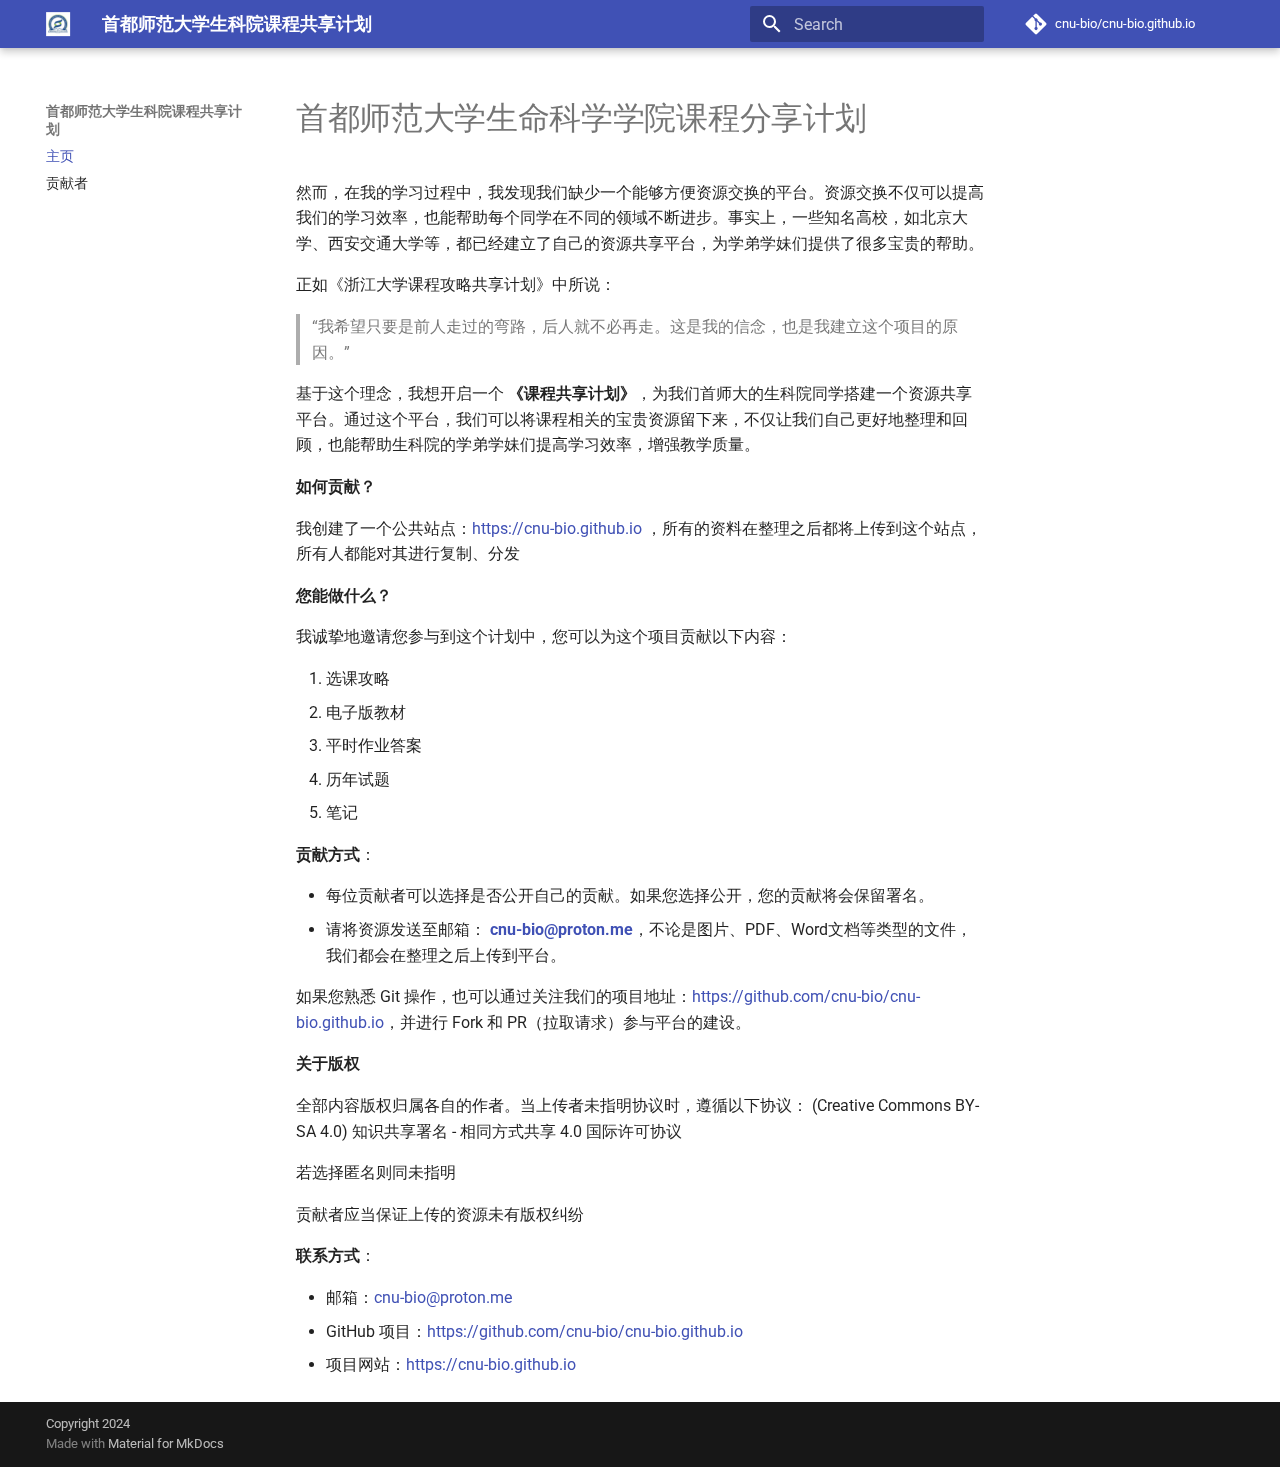
<file: index.html>
<!doctype html><html lang=en class=no-js> <head><meta charset=utf-8><meta name=viewport content="width=device-width,initial-scale=1"><meta name=description content=首都师范大学生科院课程共享计划><meta name=author content=CNU-Bio><link href=Contributors/ rel=next><link rel=icon href=assets/logo.jpg><meta name=generator content="mkdocs-1.6.1, mkdocs-material-9.5.47"><title>首都师范大学生科院课程共享计划</title><link rel=stylesheet href=assets/stylesheets/main.6f8fc17f.min.css><link rel=stylesheet href=assets/stylesheets/palette.06af60db.min.css><link rel=preconnect href=https://fonts.gstatic.com crossorigin><link rel=stylesheet href="https://fonts.googleapis.com/css?family=Roboto:300,300i,400,400i,700,700i%7CRoboto+Mono:400,400i,700,700i&display=fallback"><style>:root{--md-text-font:"Roboto";--md-code-font:"Roboto Mono"}</style><script>__md_scope=new URL(".",location),__md_hash=e=>[...e].reduce(((e,_)=>(e<<5)-e+_.charCodeAt(0)),0),__md_get=(e,_=localStorage,t=__md_scope)=>JSON.parse(_.getItem(t.pathname+"."+e)),__md_set=(e,_,t=localStorage,a=__md_scope)=>{try{t.setItem(a.pathname+"."+e,JSON.stringify(_))}catch(e){}}</script></head> <body dir=ltr data-md-color-scheme=light data-md-color-primary=indigo data-md-color-accent=blue> <input class=md-toggle data-md-toggle=drawer type=checkbox id=__drawer autocomplete=off> <input class=md-toggle data-md-toggle=search type=checkbox id=__search autocomplete=off> <label class=md-overlay for=__drawer></label> <div data-md-component=skip> <a href=#_1 class=md-skip> Skip to content </a> </div> <div data-md-component=announce> </div> <header class="md-header md-header--shadow" data-md-component=header> <nav class="md-header__inner md-grid" aria-label=Header> <a href=. title=首都师范大学生科院课程共享计划 class="md-header__button md-logo" aria-label=首都师范大学生科院课程共享计划 data-md-component=logo> <img src=assets/logo.jpg alt=logo> </a> <label class="md-header__button md-icon" for=__drawer> <svg xmlns=http://www.w3.org/2000/svg viewbox="0 0 24 24"><path d="M3 6h18v2H3zm0 5h18v2H3zm0 5h18v2H3z"/></svg> </label> <div class=md-header__title data-md-component=header-title> <div class=md-header__ellipsis> <div class=md-header__topic> <span class=md-ellipsis> 首都师范大学生科院课程共享计划 </span> </div> <div class=md-header__topic data-md-component=header-topic> <span class=md-ellipsis> 主页 </span> </div> </div> </div> <label class="md-header__button md-icon" for=__search> <svg xmlns=http://www.w3.org/2000/svg viewbox="0 0 24 24"><path d="M9.5 3A6.5 6.5 0 0 1 16 9.5c0 1.61-.59 3.09-1.56 4.23l.27.27h.79l5 5-1.5 1.5-5-5v-.79l-.27-.27A6.52 6.52 0 0 1 9.5 16 6.5 6.5 0 0 1 3 9.5 6.5 6.5 0 0 1 9.5 3m0 2C7 5 5 7 5 9.5S7 14 9.5 14 14 12 14 9.5 12 5 9.5 5"/></svg> </label> <div class=md-search data-md-component=search role=dialog> <label class=md-search__overlay for=__search></label> <div class=md-search__inner role=search> <form class=md-search__form name=search> <input type=text class=md-search__input name=query aria-label=Search placeholder=Search autocapitalize=off autocorrect=off autocomplete=off spellcheck=false data-md-component=search-query required> <label class="md-search__icon md-icon" for=__search> <svg xmlns=http://www.w3.org/2000/svg viewbox="0 0 24 24"><path d="M9.5 3A6.5 6.5 0 0 1 16 9.5c0 1.61-.59 3.09-1.56 4.23l.27.27h.79l5 5-1.5 1.5-5-5v-.79l-.27-.27A6.52 6.52 0 0 1 9.5 16 6.5 6.5 0 0 1 3 9.5 6.5 6.5 0 0 1 9.5 3m0 2C7 5 5 7 5 9.5S7 14 9.5 14 14 12 14 9.5 12 5 9.5 5"/></svg> <svg xmlns=http://www.w3.org/2000/svg viewbox="0 0 24 24"><path d="M20 11v2H8l5.5 5.5-1.42 1.42L4.16 12l7.92-7.92L13.5 5.5 8 11z"/></svg> </label> <nav class=md-search__options aria-label=Search> <button type=reset class="md-search__icon md-icon" title=Clear aria-label=Clear tabindex=-1> <svg xmlns=http://www.w3.org/2000/svg viewbox="0 0 24 24"><path d="M19 6.41 17.59 5 12 10.59 6.41 5 5 6.41 10.59 12 5 17.59 6.41 19 12 13.41 17.59 19 19 17.59 13.41 12z"/></svg> </button> </nav> </form> <div class=md-search__output> <div class=md-search__scrollwrap tabindex=0 data-md-scrollfix> <div class=md-search-result data-md-component=search-result> <div class=md-search-result__meta> Initializing search </div> <ol class=md-search-result__list role=presentation></ol> </div> </div> </div> </div> </div> <div class=md-header__source> <a href=https://github.com/cnu-bio/cnu-bio.github.io title="Go to repository" class=md-source data-md-component=source> <div class="md-source__icon md-icon"> <svg xmlns=http://www.w3.org/2000/svg viewbox="0 0 448 512"><!-- Font Awesome Free 6.7.1 by @fontawesome - https://fontawesome.com License - https://fontawesome.com/license/free (Icons: CC BY 4.0, Fonts: SIL OFL 1.1, Code: MIT License) Copyright 2024 Fonticons, Inc.--><path d="M439.55 236.05 244 40.45a28.87 28.87 0 0 0-40.81 0l-40.66 40.63 51.52 51.52c27.06-9.14 52.68 16.77 43.39 43.68l49.66 49.66c34.23-11.8 61.18 31 35.47 56.69-26.49 26.49-70.21-2.87-56-37.34L240.22 199v121.85c25.3 12.54 22.26 41.85 9.08 55a34.34 34.34 0 0 1-48.55 0c-17.57-17.6-11.07-46.91 11.25-56v-123c-20.8-8.51-24.6-30.74-18.64-45L142.57 101 8.45 235.14a28.86 28.86 0 0 0 0 40.81l195.61 195.6a28.86 28.86 0 0 0 40.8 0l194.69-194.69a28.86 28.86 0 0 0 0-40.81"/></svg> </div> <div class=md-source__repository> cnu-bio/cnu-bio.github.io </div> </a> </div> </nav> </header> <div class=md-container data-md-component=container> <main class=md-main data-md-component=main> <div class="md-main__inner md-grid"> <div class="md-sidebar md-sidebar--primary" data-md-component=sidebar data-md-type=navigation> <div class=md-sidebar__scrollwrap> <div class=md-sidebar__inner> <nav class="md-nav md-nav--primary" aria-label=Navigation data-md-level=0> <label class=md-nav__title for=__drawer> <a href=. title=首都师范大学生科院课程共享计划 class="md-nav__button md-logo" aria-label=首都师范大学生科院课程共享计划 data-md-component=logo> <img src=assets/logo.jpg alt=logo> </a> 首都师范大学生科院课程共享计划 </label> <div class=md-nav__source> <a href=https://github.com/cnu-bio/cnu-bio.github.io title="Go to repository" class=md-source data-md-component=source> <div class="md-source__icon md-icon"> <svg xmlns=http://www.w3.org/2000/svg viewbox="0 0 448 512"><!-- Font Awesome Free 6.7.1 by @fontawesome - https://fontawesome.com License - https://fontawesome.com/license/free (Icons: CC BY 4.0, Fonts: SIL OFL 1.1, Code: MIT License) Copyright 2024 Fonticons, Inc.--><path d="M439.55 236.05 244 40.45a28.87 28.87 0 0 0-40.81 0l-40.66 40.63 51.52 51.52c27.06-9.14 52.68 16.77 43.39 43.68l49.66 49.66c34.23-11.8 61.18 31 35.47 56.69-26.49 26.49-70.21-2.87-56-37.34L240.22 199v121.85c25.3 12.54 22.26 41.85 9.08 55a34.34 34.34 0 0 1-48.55 0c-17.57-17.6-11.07-46.91 11.25-56v-123c-20.8-8.51-24.6-30.74-18.64-45L142.57 101 8.45 235.14a28.86 28.86 0 0 0 0 40.81l195.61 195.6a28.86 28.86 0 0 0 40.8 0l194.69-194.69a28.86 28.86 0 0 0 0-40.81"/></svg> </div> <div class=md-source__repository> cnu-bio/cnu-bio.github.io </div> </a> </div> <ul class=md-nav__list data-md-scrollfix> <li class="md-nav__item md-nav__item--active"> <input class="md-nav__toggle md-toggle" type=checkbox id=__toc> <a href=. class="md-nav__link md-nav__link--active"> <span class=md-ellipsis> 主页 </span> </a> </li> <li class=md-nav__item> <a href=Contributors/ class=md-nav__link> <span class=md-ellipsis> 贡献者 </span> </a> </li> </ul> </nav> </div> </div> </div> <div class="md-sidebar md-sidebar--secondary" data-md-component=sidebar data-md-type=toc> <div class=md-sidebar__scrollwrap> <div class=md-sidebar__inner> <nav class="md-nav md-nav--secondary" aria-label="Table of contents"> </nav> </div> </div> </div> <div class=md-content data-md-component=content> <article class="md-content__inner md-typeset"> <h1 id=_1>首都师范大学生命科学学院课程分享计划<a class=headerlink href=#_1 title="Permanent link">&para;</a></h1> <p>然而，在我的学习过程中，我发现我们缺少一个能够方便资源交换的平台。资源交换不仅可以提高我们的学习效率，也能帮助每个同学在不同的领域不断进步。事实上，一些知名高校，如北京大学、西安交通大学等，都已经建立了自己的资源共享平台，为学弟学妹们提供了很多宝贵的帮助。</p> <p>正如《浙江大学课程攻略共享计划》中所说：</p> <blockquote> <p>“我希望只要是前人走过的弯路，后人就不必再走。这是我的信念，也是我建立这个项目的原因。”</p> </blockquote> <p>基于这个理念，我想开启一个 <strong>《课程共享计划》</strong>，为我们首师大的生科院同学搭建一个资源共享平台。通过这个平台，我们可以将课程相关的宝贵资源留下来，不仅让我们自己更好地整理和回顾，也能帮助生科院的学弟学妹们提高学习效率，增强教学质量。</p> <p><strong>如何贡献？</strong></p> <p>我创建了一个公共站点：<a href=https://cnu-bio.github.io>https://cnu-bio.github.io</a> ，所有的资料在整理之后都将上传到这个站点，所有人都能对其进行复制、分发</p> <p><strong>您能做什么？</strong></p> <p>我诚挚地邀请您参与到这个计划中，您可以为这个项目贡献以下内容：</p> <ol> <li>选课攻略</li> <li>电子版教材</li> <li>平时作业答案</li> <li>历年试题</li> <li>笔记</li> </ol> <p><strong>贡献方式</strong>：</p> <ul> <li>每位贡献者可以选择是否公开自己的贡献。如果您选择公开，您的贡献将会保留署名。</li> <li>请将资源发送至邮箱： <strong><a href=mailto:cnu-bio@proton.me>&#99;&#110;&#117;&#45;&#98;&#105;&#111;&#64;&#112;&#114;&#111;&#116;&#111;&#110;&#46;&#109;&#101;</a></strong>，不论是图片、PDF、Word文档等类型的文件，我们都会在整理之后上传到平台。</li> </ul> <p>如果您熟悉 Git 操作，也可以通过关注我们的项目地址：<a href=https://github.com/cnu-bio/cnu-bio.github.io>https://github.com/cnu-bio/cnu-bio.github.io</a>，并进行 Fork 和 PR（拉取请求）参与平台的建设。</p> <p><strong>关于版权</strong></p> <p>全部内容版权归属各自的作者。当上传者未指明协议时，遵循以下协议： (Creative Commons BY-SA 4.0) 知识共享署名 - 相同方式共享 4.0 国际许可协议</p> <p>若选择匿名则同未指明</p> <p>贡献者应当保证上传的资源未有版权纠纷</p> <p><strong>联系方式</strong>：</p> <ul> <li>邮箱：<a href=mailto:cnu-bio@proton.me>&#99;&#110;&#117;&#45;&#98;&#105;&#111;&#64;&#112;&#114;&#111;&#116;&#111;&#110;&#46;&#109;&#101;</a></li> <li>GitHub 项目：<a href=https://github.com/cnu-bio/cnu-bio.github.io>https://github.com/cnu-bio/cnu-bio.github.io</a></li> <li>项目网站：<a href=https://cnu-bio.github.io>https://cnu-bio.github.io</a></li> </ul> </article> </div> <script>var target=document.getElementById(location.hash.slice(1));target&&target.name&&(target.checked=target.name.startsWith("__tabbed_"))</script> </div> </main> <footer class=md-footer> <div class="md-footer-meta md-typeset"> <div class="md-footer-meta__inner md-grid"> <div class=md-copyright> <div class=md-copyright__highlight> Copyright 2024 </div> Made with <a href=https://squidfunk.github.io/mkdocs-material/ target=_blank rel=noopener> Material for MkDocs </a> </div> </div> </div> </footer> </div> <div class=md-dialog data-md-component=dialog> <div class="md-dialog__inner md-typeset"></div> </div> <script id=__config type=application/json>{"base": ".", "features": [], "search": "assets/javascripts/workers/search.6ce7567c.min.js", "translations": {"clipboard.copied": "Copied to clipboard", "clipboard.copy": "Copy to clipboard", "search.result.more.one": "1 more on this page", "search.result.more.other": "# more on this page", "search.result.none": "No matching documents", "search.result.one": "1 matching document", "search.result.other": "# matching documents", "search.result.placeholder": "Type to start searching", "search.result.term.missing": "Missing", "select.version": "Select version"}}</script> <script src=assets/javascripts/bundle.83f73b43.min.js></script> </body> </html>
</file>
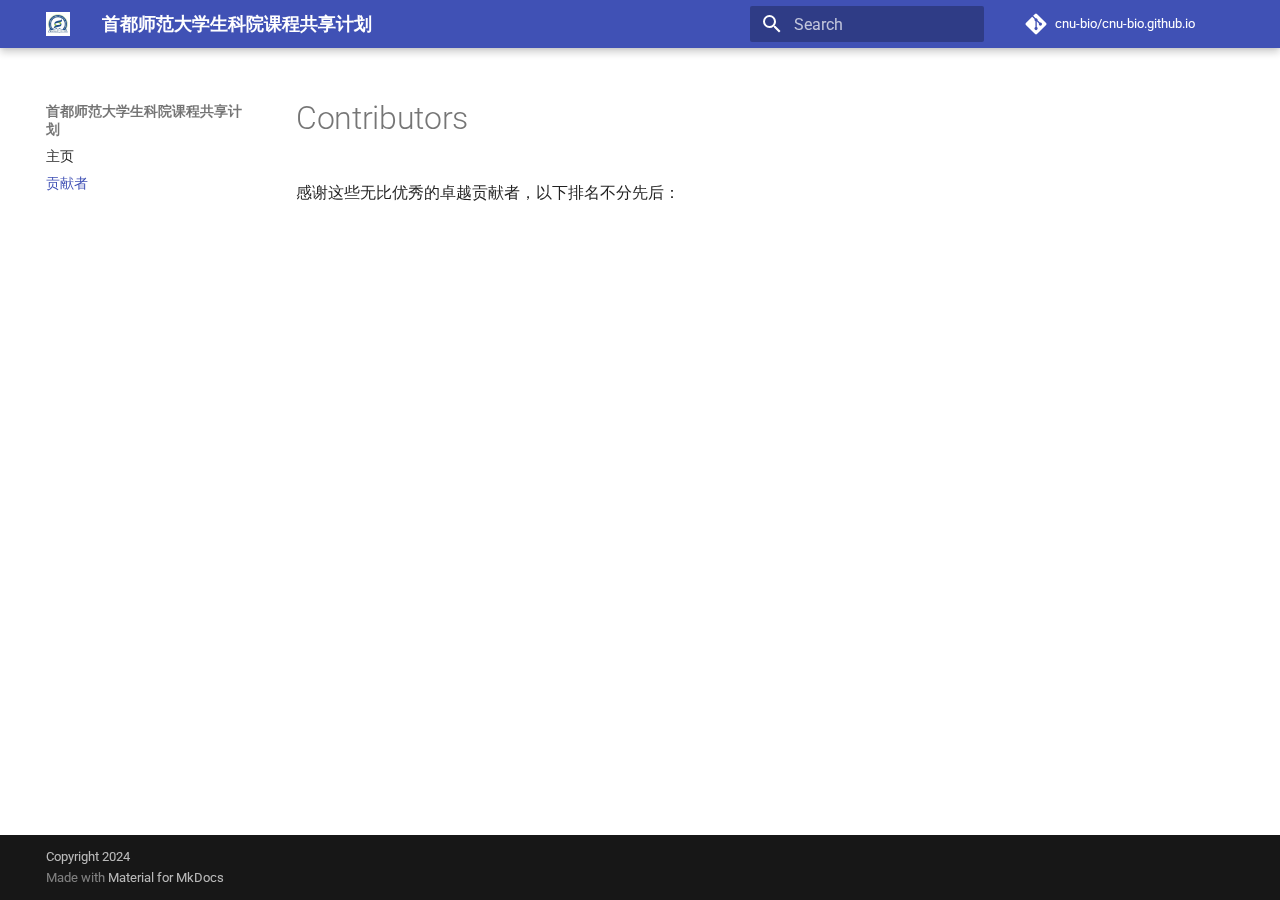
<file: Contributors/index.html>
<!doctype html><html lang=en class=no-js> <head><meta charset=utf-8><meta name=viewport content="width=device-width,initial-scale=1"><meta name=description content=首都师范大学生科院课程共享计划><meta name=author content=CNU-Bio><link rel=prev href=..><link rel=icon href=../assets/logo.jpg><meta name=generator content="mkdocs-1.6.1, mkdocs-material-9.5.47"><title>贡献者 - 首都师范大学生科院课程共享计划</title><link rel=stylesheet href=../assets/stylesheets/main.6f8fc17f.min.css><link rel=stylesheet href=../assets/stylesheets/palette.06af60db.min.css><link rel=preconnect href=https://fonts.gstatic.com crossorigin><link rel=stylesheet href="https://fonts.googleapis.com/css?family=Roboto:300,300i,400,400i,700,700i%7CRoboto+Mono:400,400i,700,700i&display=fallback"><style>:root{--md-text-font:"Roboto";--md-code-font:"Roboto Mono"}</style><script>__md_scope=new URL("..",location),__md_hash=e=>[...e].reduce(((e,_)=>(e<<5)-e+_.charCodeAt(0)),0),__md_get=(e,_=localStorage,t=__md_scope)=>JSON.parse(_.getItem(t.pathname+"."+e)),__md_set=(e,_,t=localStorage,a=__md_scope)=>{try{t.setItem(a.pathname+"."+e,JSON.stringify(_))}catch(e){}}</script></head> <body dir=ltr data-md-color-scheme=light data-md-color-primary=indigo data-md-color-accent=blue> <input class=md-toggle data-md-toggle=drawer type=checkbox id=__drawer autocomplete=off> <input class=md-toggle data-md-toggle=search type=checkbox id=__search autocomplete=off> <label class=md-overlay for=__drawer></label> <div data-md-component=skip> <a href=#contributors class=md-skip> Skip to content </a> </div> <div data-md-component=announce> </div> <header class="md-header md-header--shadow" data-md-component=header> <nav class="md-header__inner md-grid" aria-label=Header> <a href=.. title=首都师范大学生科院课程共享计划 class="md-header__button md-logo" aria-label=首都师范大学生科院课程共享计划 data-md-component=logo> <img src=../assets/logo.jpg alt=logo> </a> <label class="md-header__button md-icon" for=__drawer> <svg xmlns=http://www.w3.org/2000/svg viewbox="0 0 24 24"><path d="M3 6h18v2H3zm0 5h18v2H3zm0 5h18v2H3z"/></svg> </label> <div class=md-header__title data-md-component=header-title> <div class=md-header__ellipsis> <div class=md-header__topic> <span class=md-ellipsis> 首都师范大学生科院课程共享计划 </span> </div> <div class=md-header__topic data-md-component=header-topic> <span class=md-ellipsis> 贡献者 </span> </div> </div> </div> <label class="md-header__button md-icon" for=__search> <svg xmlns=http://www.w3.org/2000/svg viewbox="0 0 24 24"><path d="M9.5 3A6.5 6.5 0 0 1 16 9.5c0 1.61-.59 3.09-1.56 4.23l.27.27h.79l5 5-1.5 1.5-5-5v-.79l-.27-.27A6.52 6.52 0 0 1 9.5 16 6.5 6.5 0 0 1 3 9.5 6.5 6.5 0 0 1 9.5 3m0 2C7 5 5 7 5 9.5S7 14 9.5 14 14 12 14 9.5 12 5 9.5 5"/></svg> </label> <div class=md-search data-md-component=search role=dialog> <label class=md-search__overlay for=__search></label> <div class=md-search__inner role=search> <form class=md-search__form name=search> <input type=text class=md-search__input name=query aria-label=Search placeholder=Search autocapitalize=off autocorrect=off autocomplete=off spellcheck=false data-md-component=search-query required> <label class="md-search__icon md-icon" for=__search> <svg xmlns=http://www.w3.org/2000/svg viewbox="0 0 24 24"><path d="M9.5 3A6.5 6.5 0 0 1 16 9.5c0 1.61-.59 3.09-1.56 4.23l.27.27h.79l5 5-1.5 1.5-5-5v-.79l-.27-.27A6.52 6.52 0 0 1 9.5 16 6.5 6.5 0 0 1 3 9.5 6.5 6.5 0 0 1 9.5 3m0 2C7 5 5 7 5 9.5S7 14 9.5 14 14 12 14 9.5 12 5 9.5 5"/></svg> <svg xmlns=http://www.w3.org/2000/svg viewbox="0 0 24 24"><path d="M20 11v2H8l5.5 5.5-1.42 1.42L4.16 12l7.92-7.92L13.5 5.5 8 11z"/></svg> </label> <nav class=md-search__options aria-label=Search> <button type=reset class="md-search__icon md-icon" title=Clear aria-label=Clear tabindex=-1> <svg xmlns=http://www.w3.org/2000/svg viewbox="0 0 24 24"><path d="M19 6.41 17.59 5 12 10.59 6.41 5 5 6.41 10.59 12 5 17.59 6.41 19 12 13.41 17.59 19 19 17.59 13.41 12z"/></svg> </button> </nav> </form> <div class=md-search__output> <div class=md-search__scrollwrap tabindex=0 data-md-scrollfix> <div class=md-search-result data-md-component=search-result> <div class=md-search-result__meta> Initializing search </div> <ol class=md-search-result__list role=presentation></ol> </div> </div> </div> </div> </div> <div class=md-header__source> <a href=https://github.com/cnu-bio/cnu-bio.github.io title="Go to repository" class=md-source data-md-component=source> <div class="md-source__icon md-icon"> <svg xmlns=http://www.w3.org/2000/svg viewbox="0 0 448 512"><!-- Font Awesome Free 6.7.1 by @fontawesome - https://fontawesome.com License - https://fontawesome.com/license/free (Icons: CC BY 4.0, Fonts: SIL OFL 1.1, Code: MIT License) Copyright 2024 Fonticons, Inc.--><path d="M439.55 236.05 244 40.45a28.87 28.87 0 0 0-40.81 0l-40.66 40.63 51.52 51.52c27.06-9.14 52.68 16.77 43.39 43.68l49.66 49.66c34.23-11.8 61.18 31 35.47 56.69-26.49 26.49-70.21-2.87-56-37.34L240.22 199v121.85c25.3 12.54 22.26 41.85 9.08 55a34.34 34.34 0 0 1-48.55 0c-17.57-17.6-11.07-46.91 11.25-56v-123c-20.8-8.51-24.6-30.74-18.64-45L142.57 101 8.45 235.14a28.86 28.86 0 0 0 0 40.81l195.61 195.6a28.86 28.86 0 0 0 40.8 0l194.69-194.69a28.86 28.86 0 0 0 0-40.81"/></svg> </div> <div class=md-source__repository> cnu-bio/cnu-bio.github.io </div> </a> </div> </nav> </header> <div class=md-container data-md-component=container> <main class=md-main data-md-component=main> <div class="md-main__inner md-grid"> <div class="md-sidebar md-sidebar--primary" data-md-component=sidebar data-md-type=navigation> <div class=md-sidebar__scrollwrap> <div class=md-sidebar__inner> <nav class="md-nav md-nav--primary" aria-label=Navigation data-md-level=0> <label class=md-nav__title for=__drawer> <a href=.. title=首都师范大学生科院课程共享计划 class="md-nav__button md-logo" aria-label=首都师范大学生科院课程共享计划 data-md-component=logo> <img src=../assets/logo.jpg alt=logo> </a> 首都师范大学生科院课程共享计划 </label> <div class=md-nav__source> <a href=https://github.com/cnu-bio/cnu-bio.github.io title="Go to repository" class=md-source data-md-component=source> <div class="md-source__icon md-icon"> <svg xmlns=http://www.w3.org/2000/svg viewbox="0 0 448 512"><!-- Font Awesome Free 6.7.1 by @fontawesome - https://fontawesome.com License - https://fontawesome.com/license/free (Icons: CC BY 4.0, Fonts: SIL OFL 1.1, Code: MIT License) Copyright 2024 Fonticons, Inc.--><path d="M439.55 236.05 244 40.45a28.87 28.87 0 0 0-40.81 0l-40.66 40.63 51.52 51.52c27.06-9.14 52.68 16.77 43.39 43.68l49.66 49.66c34.23-11.8 61.18 31 35.47 56.69-26.49 26.49-70.21-2.87-56-37.34L240.22 199v121.85c25.3 12.54 22.26 41.85 9.08 55a34.34 34.34 0 0 1-48.55 0c-17.57-17.6-11.07-46.91 11.25-56v-123c-20.8-8.51-24.6-30.74-18.64-45L142.57 101 8.45 235.14a28.86 28.86 0 0 0 0 40.81l195.61 195.6a28.86 28.86 0 0 0 40.8 0l194.69-194.69a28.86 28.86 0 0 0 0-40.81"/></svg> </div> <div class=md-source__repository> cnu-bio/cnu-bio.github.io </div> </a> </div> <ul class=md-nav__list data-md-scrollfix> <li class=md-nav__item> <a href=.. class=md-nav__link> <span class=md-ellipsis> 主页 </span> </a> </li> <li class="md-nav__item md-nav__item--active"> <input class="md-nav__toggle md-toggle" type=checkbox id=__toc> <a href=./ class="md-nav__link md-nav__link--active"> <span class=md-ellipsis> 贡献者 </span> </a> </li> </ul> </nav> </div> </div> </div> <div class="md-sidebar md-sidebar--secondary" data-md-component=sidebar data-md-type=toc> <div class=md-sidebar__scrollwrap> <div class=md-sidebar__inner> <nav class="md-nav md-nav--secondary" aria-label="Table of contents"> </nav> </div> </div> </div> <div class=md-content data-md-component=content> <article class="md-content__inner md-typeset"> <h1 id=contributors>Contributors<a class=headerlink href=#contributors title="Permanent link">&para;</a></h1> <p>感谢这些无比优秀的卓越贡献者，以下排名不分先后：</p> </article> </div> <script>var target=document.getElementById(location.hash.slice(1));target&&target.name&&(target.checked=target.name.startsWith("__tabbed_"))</script> </div> </main> <footer class=md-footer> <div class="md-footer-meta md-typeset"> <div class="md-footer-meta__inner md-grid"> <div class=md-copyright> <div class=md-copyright__highlight> Copyright 2024 </div> Made with <a href=https://squidfunk.github.io/mkdocs-material/ target=_blank rel=noopener> Material for MkDocs </a> </div> </div> </div> </footer> </div> <div class=md-dialog data-md-component=dialog> <div class="md-dialog__inner md-typeset"></div> </div> <script id=__config type=application/json>{"base": "..", "features": [], "search": "../assets/javascripts/workers/search.6ce7567c.min.js", "translations": {"clipboard.copied": "Copied to clipboard", "clipboard.copy": "Copy to clipboard", "search.result.more.one": "1 more on this page", "search.result.more.other": "# more on this page", "search.result.none": "No matching documents", "search.result.one": "1 matching document", "search.result.other": "# matching documents", "search.result.placeholder": "Type to start searching", "search.result.term.missing": "Missing", "select.version": "Select version"}}</script> <script src=../assets/javascripts/bundle.83f73b43.min.js></script> </body> </html>
</file>
